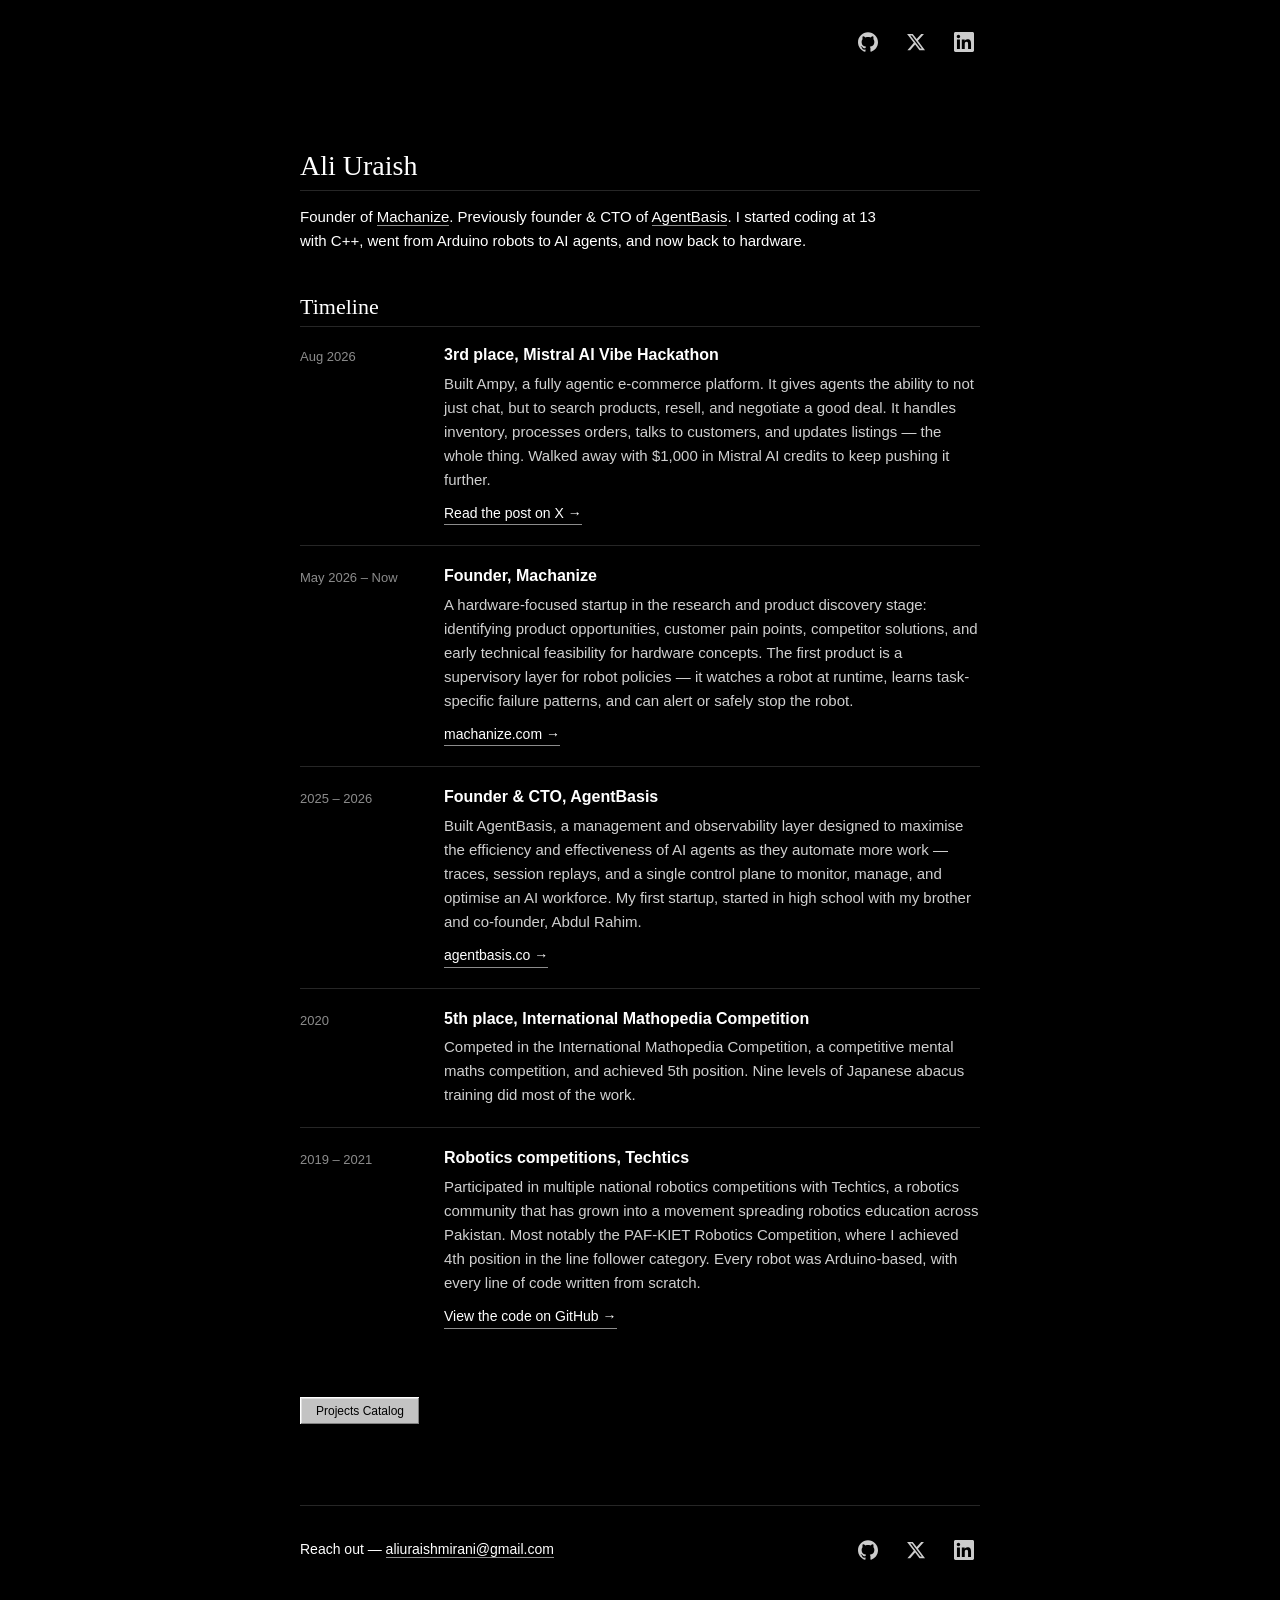
<file: index.html>
<!doctype html>
<html lang="en">
<head>
  <meta charset="utf-8">
  <meta name="viewport" content="width=device-width, initial-scale=1">
  <title>Ali Uraish</title>
  <meta name="description" content="Ali Uraish — founder of Machanize. Previously founder & CTO of AgentBasis. AI, hardware, robotics.">
  <meta name="theme-color" content="#000000">
  <meta property="og:type" content="website">
  <meta property="og:title" content="Ali Uraish">
  <meta property="og:description" content="Founder of Machanize. Previously founder & CTO of AgentBasis. AI, hardware, robotics.">
  <link rel="icon" type="image/png" href="/assets/favicon.png">
  <link rel="apple-touch-icon" href="/assets/favicon.png">
  <link rel="stylesheet" href="styles.css">
</head>
<body>
  <header class="top">
    <nav class="icons" aria-label="Social links">
      <a href="https://github.com/AliUraish" target="_blank" rel="noreferrer" aria-label="GitHub"><svg viewBox="0 0 24 24" fill="currentColor" aria-hidden="true"><path d="M12 .297c-6.63 0-12 5.373-12 12 0 5.303 3.438 9.8 8.205 11.385.6.113.82-.258.82-.577 0-.285-.01-1.04-.015-2.04-3.338.724-4.042-1.61-4.042-1.61C4.422 18.07 3.633 17.7 3.633 17.7c-1.087-.744.084-.729.084-.729 1.205.084 1.838 1.236 1.838 1.236 1.07 1.835 2.809 1.305 3.495.998.108-.776.417-1.305.76-1.605-2.665-.3-5.466-1.332-5.466-5.93 0-1.31.465-2.38 1.235-3.22-.135-.303-.54-1.523.105-3.176 0 0 1.005-.322 3.3 1.23.96-.267 1.98-.399 3-.405 1.02.006 2.04.138 3 .405 2.28-1.552 3.285-1.23 3.285-1.23.645 1.653.24 2.873.12 3.176.765.84 1.23 1.91 1.23 3.22 0 4.61-2.805 5.625-5.475 5.92.42.36.81 1.096.81 2.22 0 1.606-.015 2.896-.015 3.286 0 .315.21.69.825.57C20.565 22.092 24 17.592 24 12.297c0-6.627-5.373-12-12-12"/></svg></a>
      <a href="https://x.com/ali_uraish" target="_blank" rel="noreferrer" aria-label="X"><svg viewBox="0 0 24 24" fill="currentColor" aria-hidden="true"><path d="M18.244 2.25h3.308l-7.227 8.26 8.502 11.24H16.17l-5.214-6.817L4.99 21.75H1.68l7.73-8.835L1.254 2.25H8.08l4.713 6.231zm-1.161 17.52h1.833L7.084 4.126H5.117z"/></svg></a>
      <a href="https://www.linkedin.com/in/ali-uraish-038a34229/" target="_blank" rel="noreferrer" aria-label="LinkedIn"><svg viewBox="0 0 24 24" fill="currentColor" aria-hidden="true"><path d="M20.447 20.452h-3.554v-5.569c0-1.328-.027-3.037-1.852-3.037-1.853 0-2.136 1.445-2.136 2.939v5.667H9.351V9h3.414v1.561h.046c.477-.9 1.637-1.85 3.37-1.85 3.601 0 4.267 2.37 4.267 5.455v6.286zM5.337 7.433c-1.144 0-2.063-.926-2.063-2.065 0-1.138.92-2.063 2.063-2.063 1.14 0 2.064.925 2.064 2.063 0 1.139-.925 2.065-2.064 2.065zm1.782 13.019H3.555V9h3.564v11.452zM22.225 0H1.771C.792 0 0 .774 0 1.729v20.542C0 23.227.792 24 1.771 24h20.451C23.2 24 24 23.227 24 22.271V1.729C24 .774 23.2 0 22.222 0h.003z"/></svg></a>
    </nav>
  </header>

  <main>
    <section class="intro">
      <h1>Ali Uraish</h1>
      <p>
        Founder of <a href="https://machanize.com/" target="_blank" rel="noreferrer">Machanize</a>.
        Previously founder &amp; CTO of <a href="https://www.agentbasis.co/" target="_blank" rel="noreferrer">AgentBasis</a>.
        I started coding at 13 with C++, went from Arduino robots to AI agents, and now back to hardware.
      </p>
    </section>

    <section class="timeline" aria-labelledby="timeline-title">
      <h2 id="timeline-title">Timeline</h2>
      <ol>
        <li>
          <span class="when">Aug 2026</span>
          <div class="what">
            <h3>3rd place, Mistral AI Vibe Hackathon</h3>
            <p>
              Built Ampy, a fully agentic e-commerce platform. It gives agents the ability to not just chat,
              but to search products, resell, and negotiate a good deal. It handles inventory, processes orders,
              talks to customers, and updates listings — the whole thing. Walked away with $1,000 in Mistral AI
              credits to keep pushing it further.
            </p>
            <a href="https://x.com/ali_uraish/status/2091636952529502420" target="_blank" rel="noreferrer">Read the post on X &rarr;</a>
          </div>
        </li>
        <li>
          <span class="when">May 2026 – Now</span>
          <div class="what">
            <h3>Founder, Machanize</h3>
            <p>
              A hardware-focused startup in the research and product discovery stage: identifying product
              opportunities, customer pain points, competitor solutions, and early technical feasibility for
              hardware concepts. The first product is a supervisory layer for robot policies — it watches a
              robot at runtime, learns task-specific failure patterns, and can alert or safely stop the robot.
            </p>
            <a href="https://machanize.com/" target="_blank" rel="noreferrer">machanize.com &rarr;</a>
          </div>
        </li>
        <li>
          <span class="when">2025 – 2026</span>
          <div class="what">
            <h3>Founder &amp; CTO, AgentBasis</h3>
            <p>
              Built AgentBasis, a management and observability layer designed to maximise the efficiency and
              effectiveness of AI agents as they automate more work — traces, session replays, and a single
              control plane to monitor, manage, and optimise an AI workforce. My first startup, started in
              high school with my brother and co-founder, Abdul Rahim.
            </p>
            <a href="https://www.agentbasis.co/" target="_blank" rel="noreferrer">agentbasis.co &rarr;</a>
          </div>
        </li>
        <li>
          <span class="when">2020</span>
          <div class="what">
            <h3>5th place, International Mathopedia Competition</h3>
            <p>
              Competed in the International Mathopedia Competition, a competitive mental maths competition,
              and achieved 5th position. Nine levels of Japanese abacus training did most of the work.
            </p>
          </div>
        </li>
        <li>
          <span class="when">2019 – 2021</span>
          <div class="what">
            <h3>Robotics competitions, Techtics</h3>
            <p>
              Participated in multiple national robotics competitions with Techtics, a robotics community that
              has grown into a movement spreading robotics education across Pakistan. Most notably the PAF-KIET
              Robotics Competition, where I achieved 4th position in the line follower category. Every robot
              was Arduino-based, with every line of code written from scratch.
            </p>
            <a href="https://github.com/AliUraish/Arduino-Based-Robots" target="_blank" rel="noreferrer">View the code on GitHub &rarr;</a>
          </div>
        </li>
      </ol>
    </section>

    <p class="to-catalog">
      <a class="win95" href="projects.html">Projects Catalog</a>
    </p>
  </main>

  <footer class="bottom">
    <p>Reach out — <a href="mailto:aliuraishmirani@gmail.com">aliuraishmirani@gmail.com</a></p>
    <nav class="icons" aria-label="Social links">
      <a href="https://github.com/AliUraish" target="_blank" rel="noreferrer" aria-label="GitHub"><svg viewBox="0 0 24 24" fill="currentColor" aria-hidden="true"><path d="M12 .297c-6.63 0-12 5.373-12 12 0 5.303 3.438 9.8 8.205 11.385.6.113.82-.258.82-.577 0-.285-.01-1.04-.015-2.04-3.338.724-4.042-1.61-4.042-1.61C4.422 18.07 3.633 17.7 3.633 17.7c-1.087-.744.084-.729.084-.729 1.205.084 1.838 1.236 1.838 1.236 1.07 1.835 2.809 1.305 3.495.998.108-.776.417-1.305.76-1.605-2.665-.3-5.466-1.332-5.466-5.93 0-1.31.465-2.38 1.235-3.22-.135-.303-.54-1.523.105-3.176 0 0 1.005-.322 3.3 1.23.96-.267 1.98-.399 3-.405 1.02.006 2.04.138 3 .405 2.28-1.552 3.285-1.23 3.285-1.23.645 1.653.24 2.873.12 3.176.765.84 1.23 1.91 1.23 3.22 0 4.61-2.805 5.625-5.475 5.92.42.36.81 1.096.81 2.22 0 1.606-.015 2.896-.015 3.286 0 .315.21.69.825.57C20.565 22.092 24 17.592 24 12.297c0-6.627-5.373-12-12-12"/></svg></a>
      <a href="https://x.com/ali_uraish" target="_blank" rel="noreferrer" aria-label="X"><svg viewBox="0 0 24 24" fill="currentColor" aria-hidden="true"><path d="M18.244 2.25h3.308l-7.227 8.26 8.502 11.24H16.17l-5.214-6.817L4.99 21.75H1.68l7.73-8.835L1.254 2.25H8.08l4.713 6.231zm-1.161 17.52h1.833L7.084 4.126H5.117z"/></svg></a>
      <a href="https://www.linkedin.com/in/ali-uraish-038a34229/" target="_blank" rel="noreferrer" aria-label="LinkedIn"><svg viewBox="0 0 24 24" fill="currentColor" aria-hidden="true"><path d="M20.447 20.452h-3.554v-5.569c0-1.328-.027-3.037-1.852-3.037-1.853 0-2.136 1.445-2.136 2.939v5.667H9.351V9h3.414v1.561h.046c.477-.9 1.637-1.85 3.37-1.85 3.601 0 4.267 2.37 4.267 5.455v6.286zM5.337 7.433c-1.144 0-2.063-.926-2.063-2.065 0-1.138.92-2.063 2.063-2.063 1.14 0 2.064.925 2.064 2.063 0 1.139-.925 2.065-2.064 2.065zm1.782 13.019H3.555V9h3.564v11.452zM22.225 0H1.771C.792 0 0 .774 0 1.729v20.542C0 23.227.792 24 1.771 24h20.451C23.2 24 24 23.227 24 22.271V1.729C24 .774 23.2 0 22.222 0h.003z"/></svg></a>
    </nav>
  </footer>
</body>
</html>
</file>
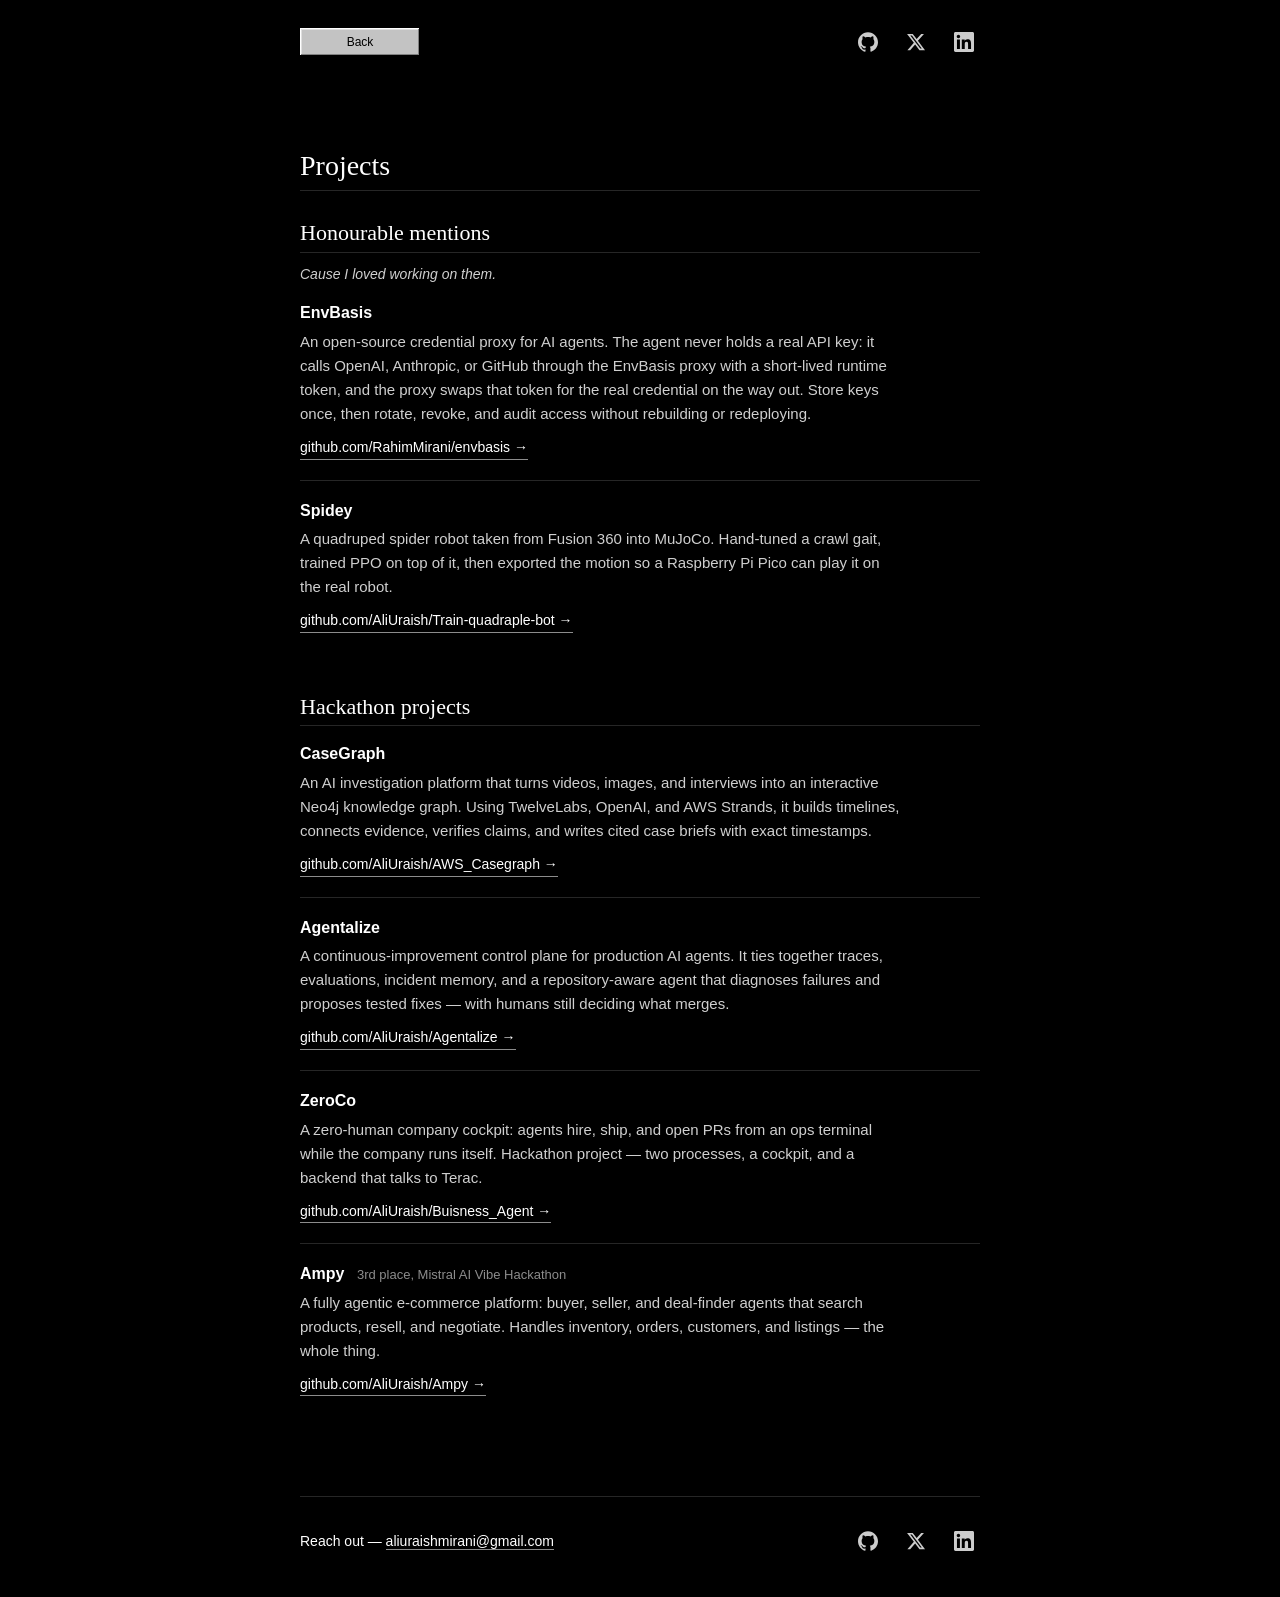
<file: projects.html>
<!doctype html>
<html lang="en">
<head>
  <meta charset="utf-8">
  <meta name="viewport" content="width=device-width, initial-scale=1">
  <title>Projects — Ali Uraish</title>
  <meta name="description" content="Projects by Ali Uraish — EnvBasis, Spidey, CaseGraph, Agentalize, ZeroCo, and Ampy.">
  <meta name="theme-color" content="#000000">
  <link rel="icon" type="image/png" href="/assets/favicon.png">
  <link rel="apple-touch-icon" href="/assets/favicon.png">
  <link rel="stylesheet" href="styles.css">
</head>
<body>
  <header class="top">
    <a class="win95" href="index.html">Back</a>
    <nav class="icons" aria-label="Social links">
      <a href="https://github.com/AliUraish" target="_blank" rel="noreferrer" aria-label="GitHub"><svg viewBox="0 0 24 24" fill="currentColor" aria-hidden="true"><path d="M12 .297c-6.63 0-12 5.373-12 12 0 5.303 3.438 9.8 8.205 11.385.6.113.82-.258.82-.577 0-.285-.01-1.04-.015-2.04-3.338.724-4.042-1.61-4.042-1.61C4.422 18.07 3.633 17.7 3.633 17.7c-1.087-.744.084-.729.084-.729 1.205.084 1.838 1.236 1.838 1.236 1.07 1.835 2.809 1.305 3.495.998.108-.776.417-1.305.76-1.605-2.665-.3-5.466-1.332-5.466-5.93 0-1.31.465-2.38 1.235-3.22-.135-.303-.54-1.523.105-3.176 0 0 1.005-.322 3.3 1.23.96-.267 1.98-.399 3-.405 1.02.006 2.04.138 3 .405 2.28-1.552 3.285-1.23 3.285-1.23.645 1.653.24 2.873.12 3.176.765.84 1.23 1.91 1.23 3.22 0 4.61-2.805 5.625-5.475 5.92.42.36.81 1.096.81 2.22 0 1.606-.015 2.896-.015 3.286 0 .315.21.69.825.57C20.565 22.092 24 17.592 24 12.297c0-6.627-5.373-12-12-12"/></svg></a>
      <a href="https://x.com/ali_uraish" target="_blank" rel="noreferrer" aria-label="X"><svg viewBox="0 0 24 24" fill="currentColor" aria-hidden="true"><path d="M18.244 2.25h3.308l-7.227 8.26 8.502 11.24H16.17l-5.214-6.817L4.99 21.75H1.68l7.73-8.835L1.254 2.25H8.08l4.713 6.231zm-1.161 17.52h1.833L7.084 4.126H5.117z"/></svg></a>
      <a href="https://www.linkedin.com/in/ali-uraish-038a34229/" target="_blank" rel="noreferrer" aria-label="LinkedIn"><svg viewBox="0 0 24 24" fill="currentColor" aria-hidden="true"><path d="M20.447 20.452h-3.554v-5.569c0-1.328-.027-3.037-1.852-3.037-1.853 0-2.136 1.445-2.136 2.939v5.667H9.351V9h3.414v1.561h.046c.477-.9 1.637-1.85 3.37-1.85 3.601 0 4.267 2.37 4.267 5.455v6.286zM5.337 7.433c-1.144 0-2.063-.926-2.063-2.065 0-1.138.92-2.063 2.063-2.063 1.14 0 2.064.925 2.064 2.063 0 1.139-.925 2.065-2.064 2.065zm1.782 13.019H3.555V9h3.564v11.452zM22.225 0H1.771C.792 0 0 .774 0 1.729v20.542C0 23.227.792 24 1.771 24h20.451C23.2 24 24 23.227 24 22.271V1.729C24 .774 23.2 0 22.222 0h.003z"/></svg></a>
    </nav>
  </header>

  <main>
    <h1>Projects</h1>

    <section class="projects" aria-labelledby="mentions-title">
      <h2 id="mentions-title">Honourable mentions</h2>
      <p class="note">Cause I loved working on them.</p>
      <ul>
        <li>
          <h3>EnvBasis</h3>
          <p>
            An open-source credential proxy for AI agents. The agent never holds a real
            API key: it calls OpenAI, Anthropic, or GitHub through the EnvBasis proxy with a
            short-lived runtime token, and the proxy swaps that token for the real credential
            on the way out. Store keys once, then rotate, revoke, and audit access without
            rebuilding or redeploying.
          </p>
          <a href="https://github.com/RahimMirani/envbasis" target="_blank" rel="noreferrer">github.com/RahimMirani/envbasis &rarr;</a>
        </li>
        <li>
          <h3>Spidey</h3>
          <p>
            A quadruped spider robot taken from Fusion 360 into MuJoCo. Hand-tuned a
            crawl gait, trained PPO on top of it, then exported the motion so a
            Raspberry Pi Pico can play it on the real robot.
          </p>
          <a href="https://github.com/AliUraish/Train-quadraple-bot" target="_blank" rel="noreferrer">github.com/AliUraish/Train-quadraple-bot &rarr;</a>
        </li>
      </ul>
    </section>

    <section class="projects" aria-labelledby="hackathons-title">
      <h2 id="hackathons-title">Hackathon projects</h2>
      <ul>
        <li>
          <h3>CaseGraph</h3>
          <p>
            An AI investigation platform that turns videos, images, and interviews into
            an interactive Neo4j knowledge graph. Using TwelveLabs, OpenAI, and AWS
            Strands, it builds timelines, connects evidence, verifies claims, and writes
            cited case briefs with exact timestamps.
          </p>
          <a href="https://github.com/AliUraish/AWS_Casegraph" target="_blank" rel="noreferrer">github.com/AliUraish/AWS_Casegraph &rarr;</a>
        </li>
        <li>
          <h3>Agentalize</h3>
          <p>
            A continuous-improvement control plane for production AI agents. It ties
            together traces, evaluations, incident memory, and a repository-aware agent
            that diagnoses failures and proposes tested fixes — with humans still
            deciding what merges.
          </p>
          <a href="https://github.com/AliUraish/Agentalize" target="_blank" rel="noreferrer">github.com/AliUraish/Agentalize &rarr;</a>
        </li>
        <li>
          <h3>ZeroCo</h3>
          <p>
            A zero-human company cockpit: agents hire, ship, and open PRs from an ops
            terminal while the company runs itself. Hackathon project — two processes,
            a cockpit, and a backend that talks to Terac.
          </p>
          <a href="https://github.com/AliUraish/Buisness_Agent" target="_blank" rel="noreferrer">github.com/AliUraish/Buisness_Agent &rarr;</a>
        </li>
        <li>
          <h3>Ampy <span class="place">3rd place, Mistral AI Vibe Hackathon</span></h3>
          <p>
            A fully agentic e-commerce platform: buyer, seller, and deal-finder agents
            that search products, resell, and negotiate. Handles inventory, orders,
            customers, and listings — the whole thing.
          </p>
          <a href="https://github.com/AliUraish/Ampy" target="_blank" rel="noreferrer">github.com/AliUraish/Ampy &rarr;</a>
        </li>
      </ul>
    </section>
  </main>

  <footer class="bottom">
    <p>Reach out — <a href="mailto:aliuraishmirani@gmail.com">aliuraishmirani@gmail.com</a></p>
    <nav class="icons" aria-label="Social links">
      <a href="https://github.com/AliUraish" target="_blank" rel="noreferrer" aria-label="GitHub"><svg viewBox="0 0 24 24" fill="currentColor" aria-hidden="true"><path d="M12 .297c-6.63 0-12 5.373-12 12 0 5.303 3.438 9.8 8.205 11.385.6.113.82-.258.82-.577 0-.285-.01-1.04-.015-2.04-3.338.724-4.042-1.61-4.042-1.61C4.422 18.07 3.633 17.7 3.633 17.7c-1.087-.744.084-.729.084-.729 1.205.084 1.838 1.236 1.838 1.236 1.07 1.835 2.809 1.305 3.495.998.108-.776.417-1.305.76-1.605-2.665-.3-5.466-1.332-5.466-5.93 0-1.31.465-2.38 1.235-3.22-.135-.303-.54-1.523.105-3.176 0 0 1.005-.322 3.3 1.23.96-.267 1.98-.399 3-.405 1.02.006 2.04.138 3 .405 2.28-1.552 3.285-1.23 3.285-1.23.645 1.653.24 2.873.12 3.176.765.84 1.23 1.91 1.23 3.22 0 4.61-2.805 5.625-5.475 5.92.42.36.81 1.096.81 2.22 0 1.606-.015 2.896-.015 3.286 0 .315.21.69.825.57C20.565 22.092 24 17.592 24 12.297c0-6.627-5.373-12-12-12"/></svg></a>
      <a href="https://x.com/ali_uraish" target="_blank" rel="noreferrer" aria-label="X"><svg viewBox="0 0 24 24" fill="currentColor" aria-hidden="true"><path d="M18.244 2.25h3.308l-7.227 8.26 8.502 11.24H16.17l-5.214-6.817L4.99 21.75H1.68l7.73-8.835L1.254 2.25H8.08l4.713 6.231zm-1.161 17.52h1.833L7.084 4.126H5.117z"/></svg></a>
      <a href="https://www.linkedin.com/in/ali-uraish-038a34229/" target="_blank" rel="noreferrer" aria-label="LinkedIn"><svg viewBox="0 0 24 24" fill="currentColor" aria-hidden="true"><path d="M20.447 20.452h-3.554v-5.569c0-1.328-.027-3.037-1.852-3.037-1.853 0-2.136 1.445-2.136 2.939v5.667H9.351V9h3.414v1.561h.046c.477-.9 1.637-1.85 3.37-1.85 3.601 0 4.267 2.37 4.267 5.455v6.286zM5.337 7.433c-1.144 0-2.063-.926-2.063-2.065 0-1.138.92-2.063 2.063-2.063 1.14 0 2.064.925 2.064 2.063 0 1.139-.925 2.065-2.064 2.065zm1.782 13.019H3.555V9h3.564v11.452zM22.225 0H1.771C.792 0 0 .774 0 1.729v20.542C0 23.227.792 24 1.771 24h20.451C23.2 24 24 23.227 24 22.271V1.729C24 .774 23.2 0 22.222 0h.003z"/></svg></a>
    </nav>
  </footer>
</body>
</html>
</file>
<file: styles.css>
:root {
  --bg: #000;
  --fg: #fff;
  --dim: #8c8c8c;
  --body: #cfcfcf;
  --line: #262626;
  --w: min(92vw, 680px);
  --serif: "Linux Libertine", "Georgia", "Times New Roman", Times, serif;
  font-family: "Helvetica Neue", Helvetica, Arial, sans-serif;
  font-size: 15px;
  line-height: 1.6;
  color: var(--fg);
  background: var(--bg);
}
*, *::before, *::after { box-sizing: border-box; }
html, body { margin: 0; background: var(--bg); }
body { min-height: 100vh; display: flex; flex-direction: column; -webkit-font-smoothing: antialiased; }
a { color: inherit; text-decoration: none; }
p a, .what a, .projects li a, .bottom p a { border-bottom: 1px solid var(--dim); transition: border-color 150ms ease; }
p a:hover, .what a:hover, .projects li a:hover, .bottom p a:hover { border-color: var(--fg); }
p a.win95, p a.win95:hover { border-bottom: 0; }
::selection { background: var(--fg); color: var(--bg); }

.top, .bottom, main { width: var(--w); margin: 0 auto; }

/* header */
.top { height: 84px; display: flex; align-items: center; justify-content: flex-end; }
.top:has(.win95) { justify-content: space-between; }

/* icons */
.icons { display: flex; align-items: center; gap: 16px; }
.icons a {
  display: inline-flex;
  width: 32px;
  height: 32px;
  align-items: center;
  justify-content: center;
  color: var(--fg);
  opacity: 0.8;
  transition: opacity 150ms ease, filter 150ms ease;
}
.icons svg { width: 20px; height: 20px; }
.icons a:hover, .icons a:focus-visible {
  opacity: 1;
  filter: drop-shadow(0 0 6px rgba(255, 255, 255, 0.7));
  outline: none;
}

/* content */
main { flex: 1; padding: 64px 0 80px; }
h1 { margin: 0 0 14px; padding-bottom: 6px; border-bottom: 1px solid var(--line); font-family: var(--serif); font-size: 28px; font-weight: 400; line-height: 1.3; letter-spacing: 0; }
.intro p { max-width: 600px; margin: 0; font-size: 15px; line-height: 1.6; }

.timeline { margin-top: 40px; }
h2 { margin: 0 0 18px; padding-bottom: 4px; border-bottom: 1px solid var(--line); font-family: var(--serif); font-size: 22px; font-weight: 400; line-height: 1.3; }

.timeline ol { list-style: none; margin: 0; padding: 0; }
.timeline li {
  display: grid;
  grid-template-columns: 128px minmax(0, 1fr);
  gap: 16px;
  padding: 20px 0;
  border-top: 1px solid var(--line);
}
.timeline li:first-child { border-top: 0; padding-top: 0; }
.when {
  font-size: 13px;
  color: var(--dim);
  padding-top: 2px;
  white-space: nowrap;
}
.what h3 { margin: 0 0 6px; font-size: 16px; font-weight: 700; line-height: 1.3; }
.what p { margin: 0; font-size: 15px; line-height: 1.6; color: var(--body); }
.what > a { display: inline-block; margin-top: 10px; font-size: 14px; }

/* win95 button */
.to-catalog { margin: 48px 0 0; }
.win95 {
  --face: #c3c3c3;
  --hi: #fff;
  --lo: #000;
  --mid: #808080;
  display: inline-flex;
  align-items: center;
  justify-content: center;
  min-width: 120px;
  height: 28px;
  padding: 0 14px;
  background: var(--face);
  color: #000;
  font-family: Tahoma, "MS Sans Serif", "Segoe UI", sans-serif;
  font-size: 12px;
  font-weight: 400;
  letter-spacing: 0;
  line-height: 1;
  border: 0;
  box-shadow:
    inset -1px -1px var(--lo),
    inset 1px 1px var(--hi),
    inset -2px -2px var(--mid),
    inset 2px 2px #dfdfdf;
  cursor: pointer;
  user-select: none;
}
.win95:hover { color: #000; }
.win95:active {
  box-shadow:
    inset -1px -1px var(--hi),
    inset 1px 1px var(--lo),
    inset -2px -2px #dfdfdf,
    inset 2px 2px var(--mid);
  padding: 1px 13px 0 15px;
}
.win95:focus-visible {
  outline: 1px dotted #000;
  outline-offset: -5px;
}

/* projects page */
.projects { margin-top: 40px; }
.projects:first-of-type { margin-top: 28px; }
.projects .note { margin: -8px 0 18px; font-size: 14px; font-style: italic; color: var(--body); }
.projects ul { list-style: none; margin: 0; padding: 0; }
.projects li { padding: 20px 0; border-top: 1px solid var(--line); }
.projects li:first-child { border-top: 0; padding-top: 0; }
.projects h3 { margin: 0 0 6px; font-size: 16px; font-weight: 700; line-height: 1.3; }
.projects li p { max-width: 600px; margin: 0; font-size: 15px; line-height: 1.6; color: var(--body); }
.projects li > a { display: inline-block; margin-top: 10px; font-size: 14px; }
.place { margin-left: 8px; font-size: 13px; font-weight: 400; color: var(--dim); }

/* footer */
.bottom {
  padding: 28px 0 40px;
  border-top: 1px solid var(--line);
  display: flex;
  align-items: center;
  justify-content: space-between;
  gap: 20px;
}
.bottom p { margin: 0; font-size: 14px; }

@media (max-width: 560px) {
  .top { height: 68px; }
  main { padding: 40px 0 64px; }
  .timeline { margin-top: 32px; }
  .timeline li { grid-template-columns: 1fr; gap: 4px; padding: 18px 0; }
  .when { padding-top: 0; }
  .to-catalog { margin-top: 36px; }
  .projects { margin-top: 32px; }
  .bottom { flex-direction: column; align-items: flex-start; }
}
@media (prefers-reduced-motion: reduce) {
  * { transition: none !important; }
}
</file>
